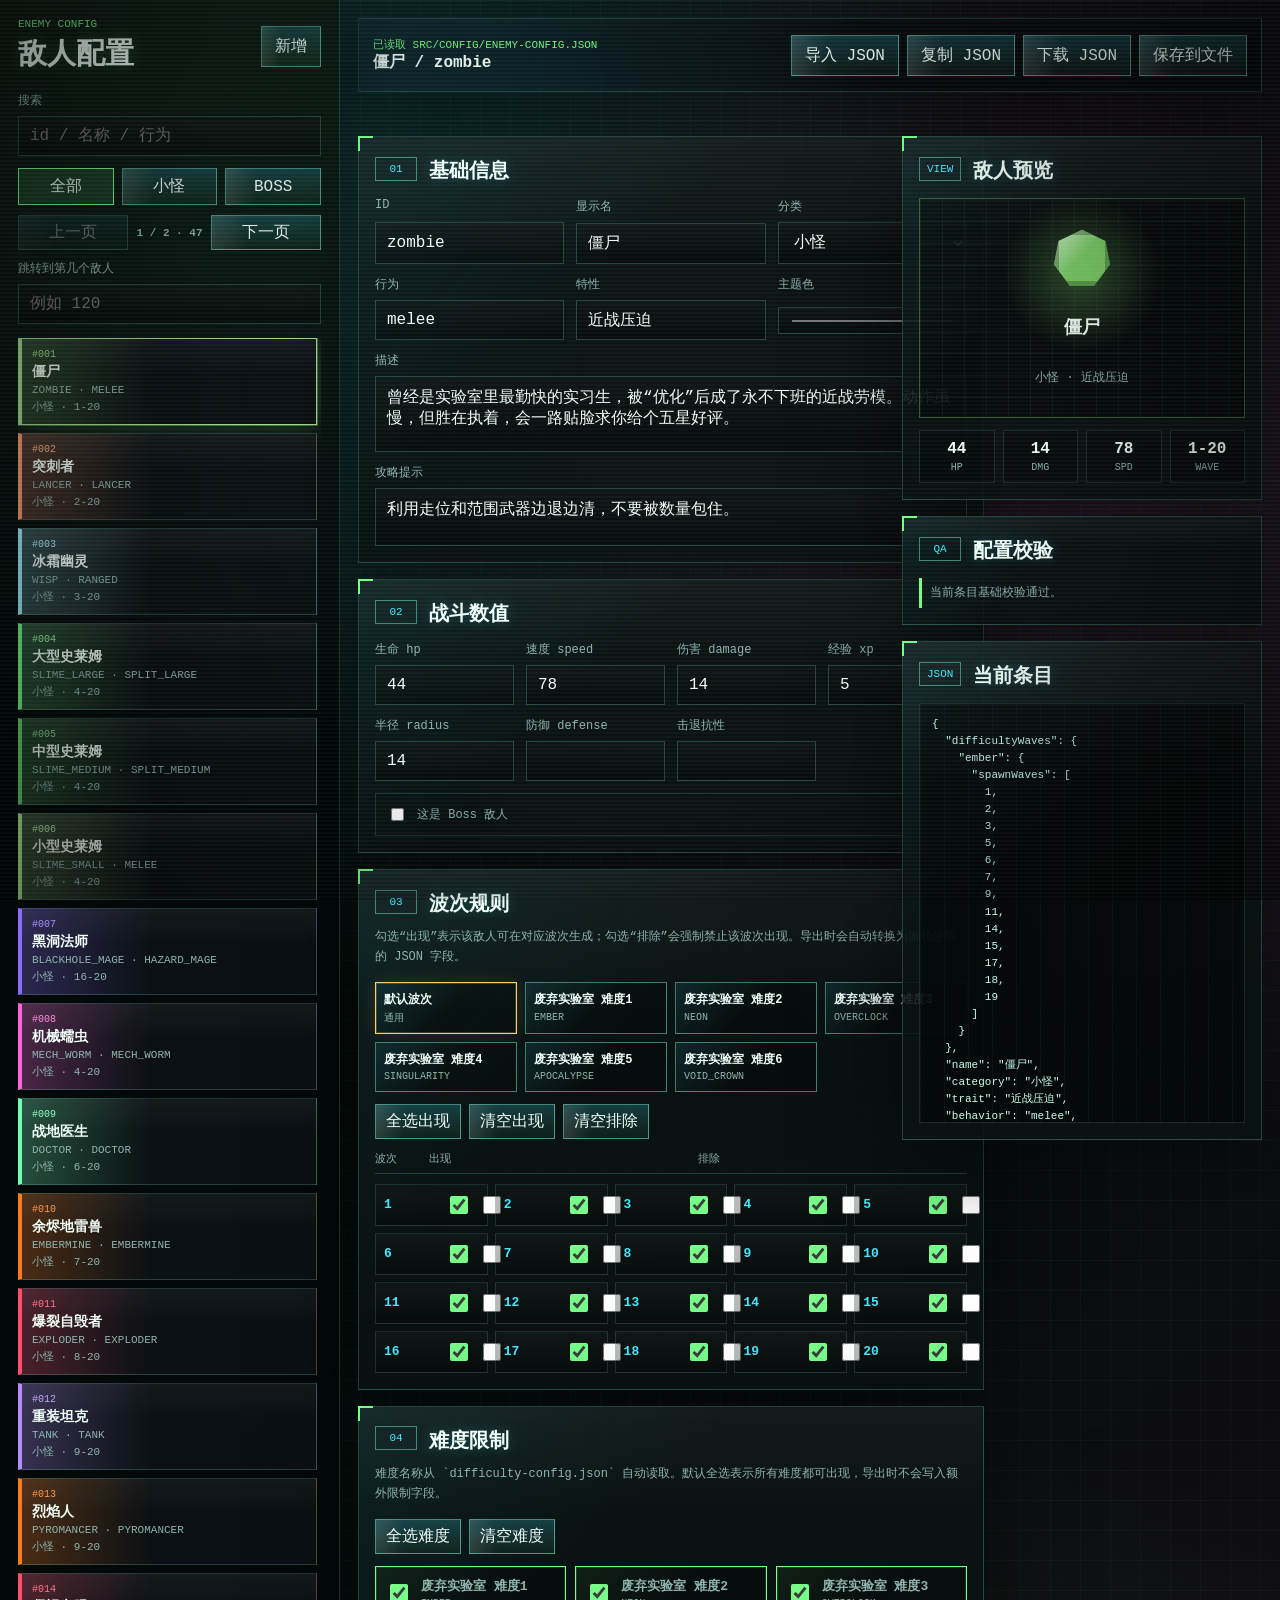
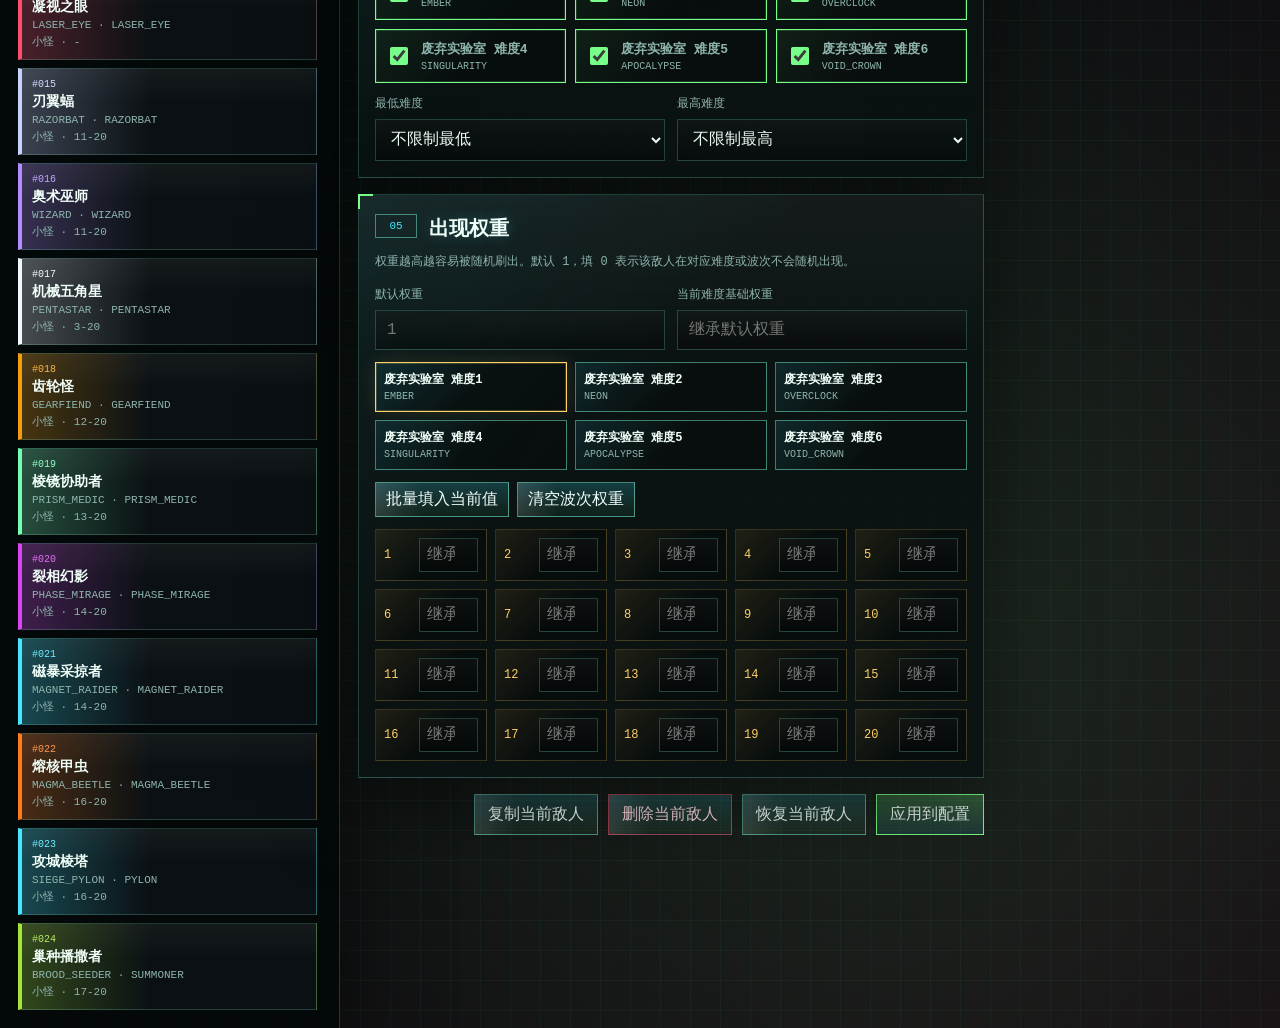
<file: tools/enemy-config-editor.html>
<!doctype html>
<html lang="zh-CN">
  <head>
    <meta charset="UTF-8" />
    <meta name="viewport" content="width=device-width, initial-scale=1.0" />
    <meta http-equiv="Cache-Control" content="no-store, no-cache, must-revalidate, max-age=0" />
    <meta http-equiv="Pragma" content="no-cache" />
    <meta http-equiv="Expires" content="0" />
    <title>敌人配置编辑器</title>
    <link rel="icon" href="../favicon.ico" type="image/x-icon" />
    <link rel="stylesheet" href="./enemy-config-editor.css" />
  </head>
  <body>
    <main class="editor-shell">
      <aside class="enemy-sidebar" aria-label="敌人列表">
        <header class="sidebar-head">
          <div>
            <span>ENEMY CONFIG</span>
            <h1>敌人配置</h1>
          </div>
          <button id="addEnemyButton" type="button">新增</button>
        </header>

        <label class="search-box">
          <span>搜索</span>
          <input id="searchInput" type="search" placeholder="id / 名称 / 行为" />
        </label>

        <div class="filter-row" aria-label="筛选">
          <button class="filter-button active" type="button" data-filter="all">全部</button>
          <button class="filter-button" type="button" data-filter="normal">小怪</button>
          <button class="filter-button" type="button" data-filter="boss">Boss</button>
        </div>

        <div class="list-tools" aria-label="列表翻页">
          <button id="prevPageButton" type="button">上一页</button>
          <strong id="pageInfo">1 / 1</strong>
          <button id="nextPageButton" type="button">下一页</button>
        </div>

        <label class="jump-box">
          <span>跳转到第几个敌人</span>
          <input id="jumpInput" type="number" min="1" step="1" placeholder="例如 120" />
        </label>

        <section id="enemyList" class="enemy-list" aria-label="敌人条目"></section>
      </aside>

      <section class="editor-main" aria-label="敌人配置表单">
        <header class="topbar">
          <div>
            <span id="statusText">正在加载配置...</span>
            <strong id="selectedTitle">未选择敌人</strong>
          </div>
          <nav class="toolbar" aria-label="操作">
            <button id="importButton" type="button">导入 JSON</button>
            <button id="copyButton" type="button">复制 JSON</button>
            <button id="downloadButton" type="button">下载 JSON</button>
            <button id="saveFileButton" type="button">保存到文件</button>
          </nav>
          <input id="fileInput" type="file" accept=".json,application/json" hidden />
        </header>

        <div id="messageBox" class="message-box" role="status" aria-live="polite"></div>

        <div class="workspace-grid">
          <form id="enemyForm" class="config-form" autocomplete="off">
            <section class="panel identity-panel">
              <div class="section-title">
                <span>01</span>
                <h2>基础信息</h2>
              </div>
              <div class="form-grid">
                <label>
                  <span>ID</span>
                  <input id="enemyId" name="id" type="text" required pattern="[a-z0-9_]+" />
                </label>
                <label>
                  <span>显示名</span>
                  <input name="name" type="text" />
                </label>
                <label>
                  <span>分类</span>
                  <select name="category">
                    <option value="小怪">小怪</option>
                    <option value="Boss">Boss</option>
                  </select>
                </label>
                <label>
                  <span>行为</span>
                  <input name="behavior" type="text" list="behaviorOptions" />
                </label>
                <label>
                  <span>特性</span>
                  <input name="trait" type="text" />
                </label>
                <label>
                  <span>主题色</span>
                  <input name="color" type="color" />
                </label>
              </div>
              <datalist id="behaviorOptions"></datalist>
              <label class="wide-field">
                <span>描述</span>
                <textarea name="desc" rows="3"></textarea>
              </label>
              <label class="wide-field">
                <span>攻略提示</span>
                <textarea name="tip" rows="2"></textarea>
              </label>
            </section>

            <section class="panel">
              <div class="section-title">
                <span>02</span>
                <h2>战斗数值</h2>
              </div>
              <div class="stat-grid">
                <label><span>生命 hp</span><input name="hp" type="number" min="1" step="1" /></label>
                <label><span>速度 speed</span><input name="speed" type="number" min="0" step="1" /></label>
                <label><span>伤害 damage</span><input name="damage" type="number" min="0" step="1" /></label>
                <label><span>经验 xp</span><input name="xp" type="number" min="0" step="1" /></label>
                <label><span>半径 radius</span><input name="radius" type="number" min="1" step="1" /></label>
                <label><span>防御 defense</span><input name="defense" type="number" min="0" step="1" /></label>
                <label><span>击退抗性</span><input name="knockbackResistance" type="number" min="0" max="1" step="0.01" /></label>
              </div>
              <label class="toggle-line">
                <input name="boss" type="checkbox" />
                <span>这是 Boss 敌人</span>
              </label>
            </section>

            <section class="panel">
              <div class="section-title">
                <span>03</span>
                <h2>波次规则</h2>
              </div>
              <p class="hint">勾选“出现”表示该敌人可在对应波次生成；勾选“排除”会强制禁止该波次出现。导出时会自动转换为游戏使用的 JSON 字段。</p>
              <div id="waveScopeTabs" class="wave-scope-tabs" aria-label="波次配置范围"></div>
              <div class="wave-actions">
                <button id="selectAllWavesButton" type="button">全选出现</button>
                <button id="clearWavesButton" type="button">清空出现</button>
                <button id="clearExcludeWavesButton" type="button">清空排除</button>
              </div>
              <div class="wave-picker-head">
                <span>波次</span>
                <span>出现</span>
                <span>排除</span>
              </div>
              <div id="wavePicker" class="wave-picker" aria-label="波次选择"></div>
            </section>

            <section class="panel">
              <div class="section-title">
                <span>04</span>
                <h2>难度限制</h2>
              </div>
              <p class="hint">难度名称从 `difficulty-config.json` 自动读取。默认全选表示所有难度都可出现，导出时不会写入额外限制字段。</p>
              <div class="difficulty-toolbar">
                <button id="selectAllDifficultiesButton" type="button">全选难度</button>
                <button id="clearDifficultiesButton" type="button">清空难度</button>
              </div>
              <div id="difficultyPicker" class="difficulty-picker" aria-label="允许出现的难度"></div>
              <div class="rules-grid difficulty-range">
                <label>
                  <span>最低难度</span>
                  <select name="minDifficulty"></select>
                </label>
                <label>
                  <span>最高难度</span>
                  <select name="maxDifficulty"></select>
                </label>
              </div>
            </section>

            <section class="panel">
              <div class="section-title">
                <span>05</span>
                <h2>出现权重</h2>
              </div>
              <p class="hint">权重越高越容易被随机刷出。默认 1，填 0 表示该敌人在对应难度或波次不会随机出现。</p>
              <div class="weight-grid">
                <label>
                  <span>默认权重</span>
                  <input name="spawnWeight" type="number" min="0" step="0.1" placeholder="1" />
                </label>
                <label>
                  <span>当前难度基础权重</span>
                  <input id="difficultyWeightInput" type="number" min="0" step="0.1" placeholder="继承默认权重" />
                </label>
              </div>
              <div id="weightScopeTabs" class="wave-scope-tabs weight-scope-tabs" aria-label="权重配置难度"></div>
              <div class="weight-actions">
                <button id="fillWeightButton" type="button">批量填入当前值</button>
                <button id="clearWaveWeightsButton" type="button">清空波次权重</button>
              </div>
              <div id="weightMatrix" class="weight-matrix" aria-label="每波权重"></div>
            </section>

            <section class="form-actions">
              <button id="duplicateButton" type="button">复制当前敌人</button>
              <button id="deleteButton" type="button" class="danger-button">删除当前敌人</button>
              <button id="resetButton" type="button">恢复当前敌人</button>
              <button type="submit" class="primary-button">应用到配置</button>
            </section>
          </form>

          <aside class="preview-column" aria-label="预览与校验">
            <section class="panel preview-panel">
              <div class="section-title">
                <span>VIEW</span>
                <h2>敌人预览</h2>
              </div>
              <div id="enemyPreview" class="enemy-preview">
                <i></i>
                <strong>未选择</strong>
                <span>选择敌人后显示概要</span>
              </div>
              <div class="summary-grid">
                <span><b id="summaryHp">-</b><em>HP</em></span>
                <span><b id="summaryDamage">-</b><em>DMG</em></span>
                <span><b id="summarySpeed">-</b><em>SPD</em></span>
                <span><b id="summaryWave">-</b><em>WAVE</em></span>
              </div>
            </section>

            <section class="panel validation-panel">
              <div class="section-title">
                <span>QA</span>
                <h2>配置校验</h2>
              </div>
              <ul id="validationList" class="validation-list"></ul>
            </section>

            <section class="panel raw-panel">
              <div class="section-title">
                <span>JSON</span>
                <h2>当前条目</h2>
              </div>
              <pre id="rawPreview">{}</pre>
            </section>
          </aside>
        </div>
      </section>
    </main>

    <script type="module" src="./enemy-config-editor.js"></script>
  </body>
</html>
</file>
<file: tools/enemy-config-editor.css>
:root {
  --bg: #050806;
  --panel: rgba(10, 18, 18, 0.9);
  --panel-strong: rgba(18, 30, 30, 0.94);
  --panel-soft: rgba(7, 12, 13, 0.82);
  --text: #f1fff9;
  --muted: #8eb4ad;
  --line: rgba(125, 255, 223, 0.2);
  --line-strong: rgba(125, 255, 223, 0.46);
  --cyan: #42e8ff;
  --green: #77ff8a;
  --amber: #ffd166;
  --pink: #ff65d8;
  --red: #ff4d6d;
  --shadow: 0 22px 80px rgba(0, 0, 0, 0.52);
}

* {
  box-sizing: border-box;
}

html,
body {
  min-height: 100%;
}

body {
  margin: 0;
  background:
    linear-gradient(90deg, rgba(66, 232, 255, 0.045) 1px, transparent 1px),
    linear-gradient(rgba(119, 255, 138, 0.04) 1px, transparent 1px),
    radial-gradient(circle at 18% 8%, rgba(66, 232, 255, 0.22), transparent 30%),
    radial-gradient(circle at 86% 18%, rgba(255, 101, 216, 0.15), transparent 30%),
    radial-gradient(circle at 72% 86%, rgba(119, 255, 138, 0.12), transparent 34%),
    linear-gradient(135deg, #030604 0%, #07100f 45%, #150811 100%);
  background-size: 30px 30px, 30px 30px, auto, auto, auto, auto;
  color: var(--text);
  font-family: "Zpix", "Fusion Pixel", "Courier New", monospace;
  letter-spacing: 0;
}

body::before {
  background:
    linear-gradient(rgba(255, 255, 255, 0.028) 50%, transparent 50%),
    radial-gradient(circle at center, transparent 48%, rgba(0, 0, 0, 0.48));
  background-size: 100% 4px, 100% 100%;
  content: "";
  inset: 0;
  pointer-events: none;
  position: fixed;
  z-index: 10;
}

button,
input,
select,
textarea {
  font: inherit;
}

button {
  border: 1px solid var(--line-strong);
  background:
    linear-gradient(90deg, rgba(255, 255, 255, 0.12), transparent 34%),
    linear-gradient(180deg, rgba(66, 232, 255, 0.2), rgba(119, 255, 138, 0.055));
  color: var(--text);
  cursor: pointer;
  min-height: 38px;
  padding: 9px 13px;
  text-transform: uppercase;
  transition: border-color 140ms ease, box-shadow 140ms ease, transform 140ms ease;
}

button:hover {
  border-color: var(--cyan);
  box-shadow: 0 0 18px rgba(66, 232, 255, 0.2);
  transform: translateY(-1px);
}

button:disabled {
  cursor: not-allowed;
  opacity: 0.42;
}

input,
select,
textarea {
  width: 100%;
  border: 1px solid rgba(125, 255, 223, 0.22);
  background:
    linear-gradient(180deg, rgba(255, 255, 255, 0.035), transparent),
    rgba(0, 0, 0, 0.34);
  color: var(--text);
  outline: none;
  padding: 10px 11px;
}

input:focus,
select:focus,
textarea:focus {
  border-color: var(--cyan);
  box-shadow: 0 0 0 2px rgba(66, 232, 255, 0.12);
}

textarea {
  resize: vertical;
}

code {
  color: var(--amber);
}

.editor-shell {
  display: grid;
  grid-template-columns: 340px minmax(0, 1fr);
  min-height: 100vh;
}

.enemy-sidebar {
  border-right: 1px solid var(--line);
  background:
    linear-gradient(180deg, rgba(119, 255, 138, 0.08), transparent 28%),
    rgba(4, 8, 9, 0.9);
  box-shadow: var(--shadow);
  display: flex;
  flex-direction: column;
  min-height: 100vh;
  padding: 18px;
  position: sticky;
  top: 0;
}

.sidebar-head,
.topbar {
  display: flex;
  align-items: center;
  justify-content: space-between;
  gap: 16px;
}

.sidebar-head span,
.topbar span,
.section-title span {
  color: var(--green);
  display: block;
  font-size: 11px;
  text-transform: uppercase;
}

.sidebar-head h1,
.topbar strong,
.section-title h2 {
  margin: 4px 0 0;
}

.sidebar-head h1 {
  font-size: 29px;
  text-shadow: 0 0 16px rgba(119, 255, 138, 0.22);
}

.search-box {
  display: grid;
  gap: 7px;
  margin: 18px 0 12px;
}

.search-box span,
label > span {
  color: var(--muted);
  font-size: 12px;
}

.filter-row {
  display: grid;
  gap: 8px;
  grid-template-columns: repeat(3, 1fr);
  margin-bottom: 10px;
}

.filter-button {
  min-height: 34px;
  padding: 7px 8px;
}

.filter-button.active {
  background: rgba(119, 255, 138, 0.16);
  border-color: var(--green);
}

.list-tools {
  align-items: center;
  display: grid;
  gap: 8px;
  grid-template-columns: 1fr auto 1fr;
  margin-bottom: 10px;
}

.list-tools button {
  min-height: 32px;
  padding: 6px 8px;
}

.list-tools strong {
  color: var(--muted);
  font-size: 11px;
  min-width: 64px;
  text-align: center;
}

.jump-box {
  display: grid;
  gap: 7px;
  margin-bottom: 14px;
}

.jump-box span {
  color: var(--muted);
  font-size: 12px;
}

.enemy-list {
  display: grid;
  gap: 8px;
  overflow: auto;
  padding-right: 4px;
}

.enemy-card {
  border: 1px solid rgba(132, 255, 229, 0.16);
  background:
    linear-gradient(90deg, color-mix(in srgb, var(--enemy-color, var(--cyan)) 26%, transparent), transparent 44%),
    linear-gradient(180deg, rgba(255, 255, 255, 0.045), transparent 40%),
    rgba(12, 18, 21, 0.86);
  border-left: 4px solid var(--enemy-color, var(--cyan));
  color: var(--text);
  display: grid;
  gap: 3px;
  min-height: 72px;
  padding: 10px;
  text-align: left;
}

.enemy-card.active {
  border-color: color-mix(in srgb, var(--enemy-color, var(--cyan)) 70%, white);
  box-shadow:
    0 0 0 1px color-mix(in srgb, var(--enemy-color, var(--cyan)) 42%, transparent),
    0 0 24px color-mix(in srgb, var(--enemy-color, var(--cyan)) 28%, transparent);
}

.enemy-card small {
  color: color-mix(in srgb, var(--enemy-color, var(--cyan)) 78%, white);
  font-size: 10px;
}

.enemy-card strong {
  font-size: 14px;
}

.enemy-card span,
.enemy-card em {
  color: var(--muted);
  font-size: 11px;
  font-style: normal;
}

.editor-main {
  min-width: 0;
  padding: 18px;
}

.topbar {
  background:
    linear-gradient(90deg, rgba(66, 232, 255, 0.13), transparent 56%),
    rgba(7, 10, 13, 0.82);
  border: 1px solid var(--line);
  box-shadow: var(--shadow);
  min-height: 74px;
  padding: 14px;
}

.toolbar {
  display: flex;
  flex-wrap: wrap;
  gap: 8px;
  justify-content: flex-end;
}

.message-box {
  color: var(--muted);
  min-height: 30px;
  padding: 10px 2px 0;
}

.message-box.error {
  color: var(--red);
}

.message-box.success {
  color: var(--green);
}

.workspace-grid {
  display: grid;
  gap: 18px;
  grid-template-columns: minmax(0, 1fr) 360px;
  margin-top: 14px;
}

.config-form,
.preview-column {
  display: grid;
  gap: 16px;
  align-content: start;
}

.panel {
  background:
    linear-gradient(135deg, rgba(66, 232, 255, 0.075), transparent 38%),
    linear-gradient(180deg, rgba(255, 255, 255, 0.045), transparent 28%),
    var(--panel);
  border: 1px solid var(--line);
  box-shadow: var(--shadow);
  padding: 16px;
  position: relative;
}

.panel::before {
  border-left: 2px solid var(--green);
  border-top: 2px solid var(--green);
  content: "";
  height: 13px;
  left: -1px;
  position: absolute;
  top: -1px;
  width: 13px;
}

.section-title {
  align-items: center;
  display: flex;
  gap: 12px;
  margin-bottom: 14px;
}

.section-title span {
  border: 1px solid var(--line-strong);
  color: var(--cyan);
  min-width: 42px;
  padding: 5px 7px;
  text-align: center;
}

.section-title h2 {
  font-size: 20px;
  text-shadow: 0 0 14px rgba(66, 232, 255, 0.24);
}

.form-grid,
.stat-grid,
.rules-grid {
  display: grid;
  gap: 12px;
}

.form-grid {
  grid-template-columns: repeat(3, minmax(0, 1fr));
}

.stat-grid {
  grid-template-columns: repeat(4, minmax(0, 1fr));
}

.rules-grid {
  grid-template-columns: repeat(2, minmax(0, 1fr));
}

.wave-actions,
.difficulty-toolbar,
.weight-actions {
  display: flex;
  flex-wrap: wrap;
  gap: 8px;
  margin-bottom: 12px;
}

.wave-scope-tabs {
  display: grid;
  gap: 8px;
  grid-template-columns: repeat(4, minmax(0, 1fr));
  margin-bottom: 12px;
}

.wave-scope-button {
  background:
    linear-gradient(135deg, rgba(66, 232, 255, 0.12), transparent 52%),
    rgba(0, 0, 0, 0.26);
  display: grid;
  gap: 3px;
  min-height: 50px;
  padding: 8px;
  text-align: left;
}

.wave-scope-button.active {
  border-color: var(--amber);
  box-shadow: inset 0 0 0 1px rgba(255, 209, 102, 0.22), 0 0 18px rgba(255, 209, 102, 0.13);
}

.wave-scope-button strong,
.wave-scope-button span {
  overflow: hidden;
  text-overflow: ellipsis;
  white-space: nowrap;
}

.wave-scope-button strong {
  font-size: 12px;
}

.wave-scope-button span {
  color: var(--muted);
  font-size: 10px;
}

.wave-actions button,
.difficulty-toolbar button,
.weight-actions button {
  min-height: 32px;
  padding: 6px 10px;
}

.weight-grid {
  display: grid;
  gap: 12px;
  grid-template-columns: repeat(2, minmax(0, 1fr));
  margin-bottom: 12px;
}

.weight-scope-tabs {
  grid-template-columns: repeat(3, minmax(0, 1fr));
}

.weight-matrix {
  display: grid;
  gap: 8px;
  grid-template-columns: repeat(5, minmax(112px, 1fr));
}

.weight-cell {
  align-items: center;
  background:
    linear-gradient(135deg, rgba(255, 209, 102, 0.1), transparent 54%),
    rgba(0, 0, 0, 0.3);
  border: 1px solid rgba(255, 209, 102, 0.18);
  display: grid;
  gap: 7px;
  grid-template-columns: 28px minmax(0, 1fr);
  padding: 8px;
}

.weight-cell span {
  color: var(--amber);
  font-size: 12px;
}

.weight-cell input {
  padding: 7px;
}

.wave-picker-head,
.wave-cell {
  display: grid;
  grid-template-columns: 54px 1fr 1fr;
}

.wave-picker-head {
  border-bottom: 1px solid var(--line);
  color: var(--muted);
  font-size: 11px;
  padding: 0 0 7px;
}

.wave-picker {
  display: grid;
  gap: 7px;
  grid-template-columns: repeat(5, minmax(112px, 1fr));
  margin-top: 10px;
}

.wave-cell {
  align-items: center;
  background:
    linear-gradient(180deg, rgba(255, 255, 255, 0.04), transparent),
    rgba(0, 0, 0, 0.28);
  border: 1px solid rgba(132, 255, 229, 0.14);
  gap: 8px;
  padding: 8px;
}

.wave-cell strong {
  color: var(--cyan);
  font-size: 13px;
}

.wave-cell input,
.difficulty-chip input {
  accent-color: var(--green);
  height: 18px;
  width: 18px;
}

.difficulty-picker {
  display: grid;
  gap: 9px;
  grid-template-columns: repeat(3, minmax(0, 1fr));
}

.difficulty-chip {
  align-items: center;
  background:
    linear-gradient(135deg, rgba(119, 255, 138, 0.08), transparent 54%),
    rgba(0, 0, 0, 0.28);
  border: 1px solid rgba(132, 255, 229, 0.14);
  display: flex;
  gap: 10px;
  min-width: 0;
  padding: 10px;
}

.difficulty-chip:has(input:checked) {
  border-color: var(--green);
  box-shadow: inset 0 0 0 1px rgba(119, 255, 138, 0.16);
}

.difficulty-chip span {
  display: grid;
  gap: 3px;
  min-width: 0;
}

.difficulty-chip strong,
.difficulty-chip em {
  overflow: hidden;
  text-overflow: ellipsis;
  white-space: nowrap;
}

.difficulty-chip strong {
  font-size: 13px;
}

.difficulty-chip em {
  color: var(--muted);
  font-size: 10px;
  font-style: normal;
  text-transform: uppercase;
}

.difficulty-range {
  margin-top: 12px;
}

label {
  display: grid;
  gap: 7px;
}

.wide-field {
  margin-top: 12px;
}

.hint {
  color: var(--muted);
  font-size: 12px;
  line-height: 1.7;
  margin: -4px 0 14px;
}

.toggle-line {
  align-items: center;
  border: 1px solid rgba(132, 255, 229, 0.16);
  display: flex;
  gap: 10px;
  margin-top: 12px;
  padding: 11px;
}

.toggle-line input {
  width: auto;
}

.form-actions {
  display: flex;
  flex-wrap: wrap;
  gap: 10px;
  justify-content: flex-end;
}

.primary-button {
  background: linear-gradient(180deg, rgba(119, 255, 138, 0.28), rgba(66, 232, 255, 0.12));
  border-color: var(--green);
}

.danger-button {
  border-color: rgba(255, 77, 109, 0.56);
  color: #ffd8df;
}

.enemy-preview {
  --enemy-color: var(--cyan);
  align-items: center;
  background:
    linear-gradient(90deg, rgba(125, 255, 223, 0.05) 1px, transparent 1px),
    linear-gradient(rgba(125, 255, 223, 0.05) 1px, transparent 1px),
    radial-gradient(circle at 50% 34%, color-mix(in srgb, var(--enemy-color) 34%, transparent), transparent 36%),
    rgba(0, 0, 0, 0.3);
  background-size: 22px 22px, 22px 22px, auto, auto;
  border: 1px solid color-mix(in srgb, var(--enemy-color) 40%, transparent);
  display: grid;
  gap: 8px;
  justify-items: center;
  min-height: 220px;
  padding: 20px;
  text-align: center;
}

.enemy-preview i {
  background:
    linear-gradient(135deg, rgba(255, 255, 255, 0.62), transparent 48%),
    var(--enemy-color);
  box-shadow:
    0 0 34px color-mix(in srgb, var(--enemy-color) 70%, transparent),
    0 0 80px color-mix(in srgb, var(--enemy-color) 28%, transparent),
    inset 0 0 0 5px rgba(0, 0, 0, 0.24);
  display: block;
  height: var(--preview-size, 88px);
  width: var(--preview-size, 88px);
}

.enemy-preview.boss i {
  clip-path: polygon(50% 0, 72% 24%, 100% 28%, 78% 52%, 86% 88%, 50% 70%, 14% 88%, 22% 52%, 0 28%, 28% 24%);
}

.enemy-preview.normal i {
  clip-path: polygon(50% 0, 92% 20%, 100% 62%, 72% 100%, 28% 100%, 0 62%, 8% 20%);
}

.enemy-preview strong {
  font-size: 18px;
}

.enemy-preview span {
  color: var(--muted);
  font-size: 12px;
}

.summary-grid {
  display: grid;
  gap: 8px;
  grid-template-columns: repeat(4, 1fr);
  margin-top: 12px;
}

.summary-grid span {
  background: rgba(0, 0, 0, 0.26);
  border: 1px solid rgba(132, 255, 229, 0.14);
  display: grid;
  gap: 4px;
  min-width: 0;
  padding: 9px;
  text-align: center;
}

.summary-grid b {
  overflow: hidden;
  text-overflow: ellipsis;
  white-space: nowrap;
}

.summary-grid em {
  color: var(--muted);
  font-size: 10px;
  font-style: normal;
}

.validation-list {
  display: grid;
  gap: 9px;
  list-style: none;
  margin: 0;
  padding: 0;
}

.validation-list li {
  border-left: 3px solid var(--green);
  color: var(--muted);
  font-size: 12px;
  line-height: 1.5;
  padding: 6px 8px;
}

.validation-list li.warn {
  border-left-color: var(--amber);
}

.validation-list li.error {
  border-left-color: var(--red);
  color: #ffd6dd;
}

.raw-panel pre {
  background:
    linear-gradient(90deg, rgba(66, 232, 255, 0.045) 1px, transparent 1px),
    rgba(0, 0, 0, 0.42);
  background-size: 24px 24px;
  border: 1px solid rgba(132, 255, 229, 0.14);
  color: #c9fff4;
  font-size: 11px;
  line-height: 1.55;
  margin: 0;
  max-height: 420px;
  overflow: auto;
  padding: 12px;
  white-space: pre-wrap;
}

@media (max-width: 1180px) {
  .editor-shell {
    grid-template-columns: 1fr;
  }

  .enemy-sidebar {
    min-height: auto;
    position: static;
  }

  .enemy-list {
    grid-template-columns: repeat(2, minmax(0, 1fr));
    max-height: 280px;
  }

  .workspace-grid {
    grid-template-columns: 1fr;
  }

  .wave-picker {
    grid-template-columns: repeat(4, minmax(112px, 1fr));
  }

  .weight-matrix {
    grid-template-columns: repeat(4, minmax(112px, 1fr));
  }

  .wave-scope-tabs {
    grid-template-columns: repeat(3, minmax(0, 1fr));
  }
}

@media (max-width: 760px) {
  .editor-main,
  .enemy-sidebar {
    padding: 12px;
  }

  .topbar,
  .sidebar-head {
    align-items: stretch;
    flex-direction: column;
  }

  .toolbar,
  .form-actions {
    justify-content: stretch;
  }

  .toolbar button,
  .form-actions button {
    flex: 1 1 150px;
  }

  .form-grid,
  .stat-grid,
  .rules-grid,
  .weight-grid,
  .difficulty-picker,
  .enemy-list {
    grid-template-columns: 1fr;
  }

  .wave-picker {
    grid-template-columns: repeat(2, minmax(112px, 1fr));
  }

  .weight-matrix {
    grid-template-columns: repeat(2, minmax(112px, 1fr));
  }

  .wave-scope-tabs {
    grid-template-columns: repeat(2, minmax(0, 1fr));
  }
}
</file>
